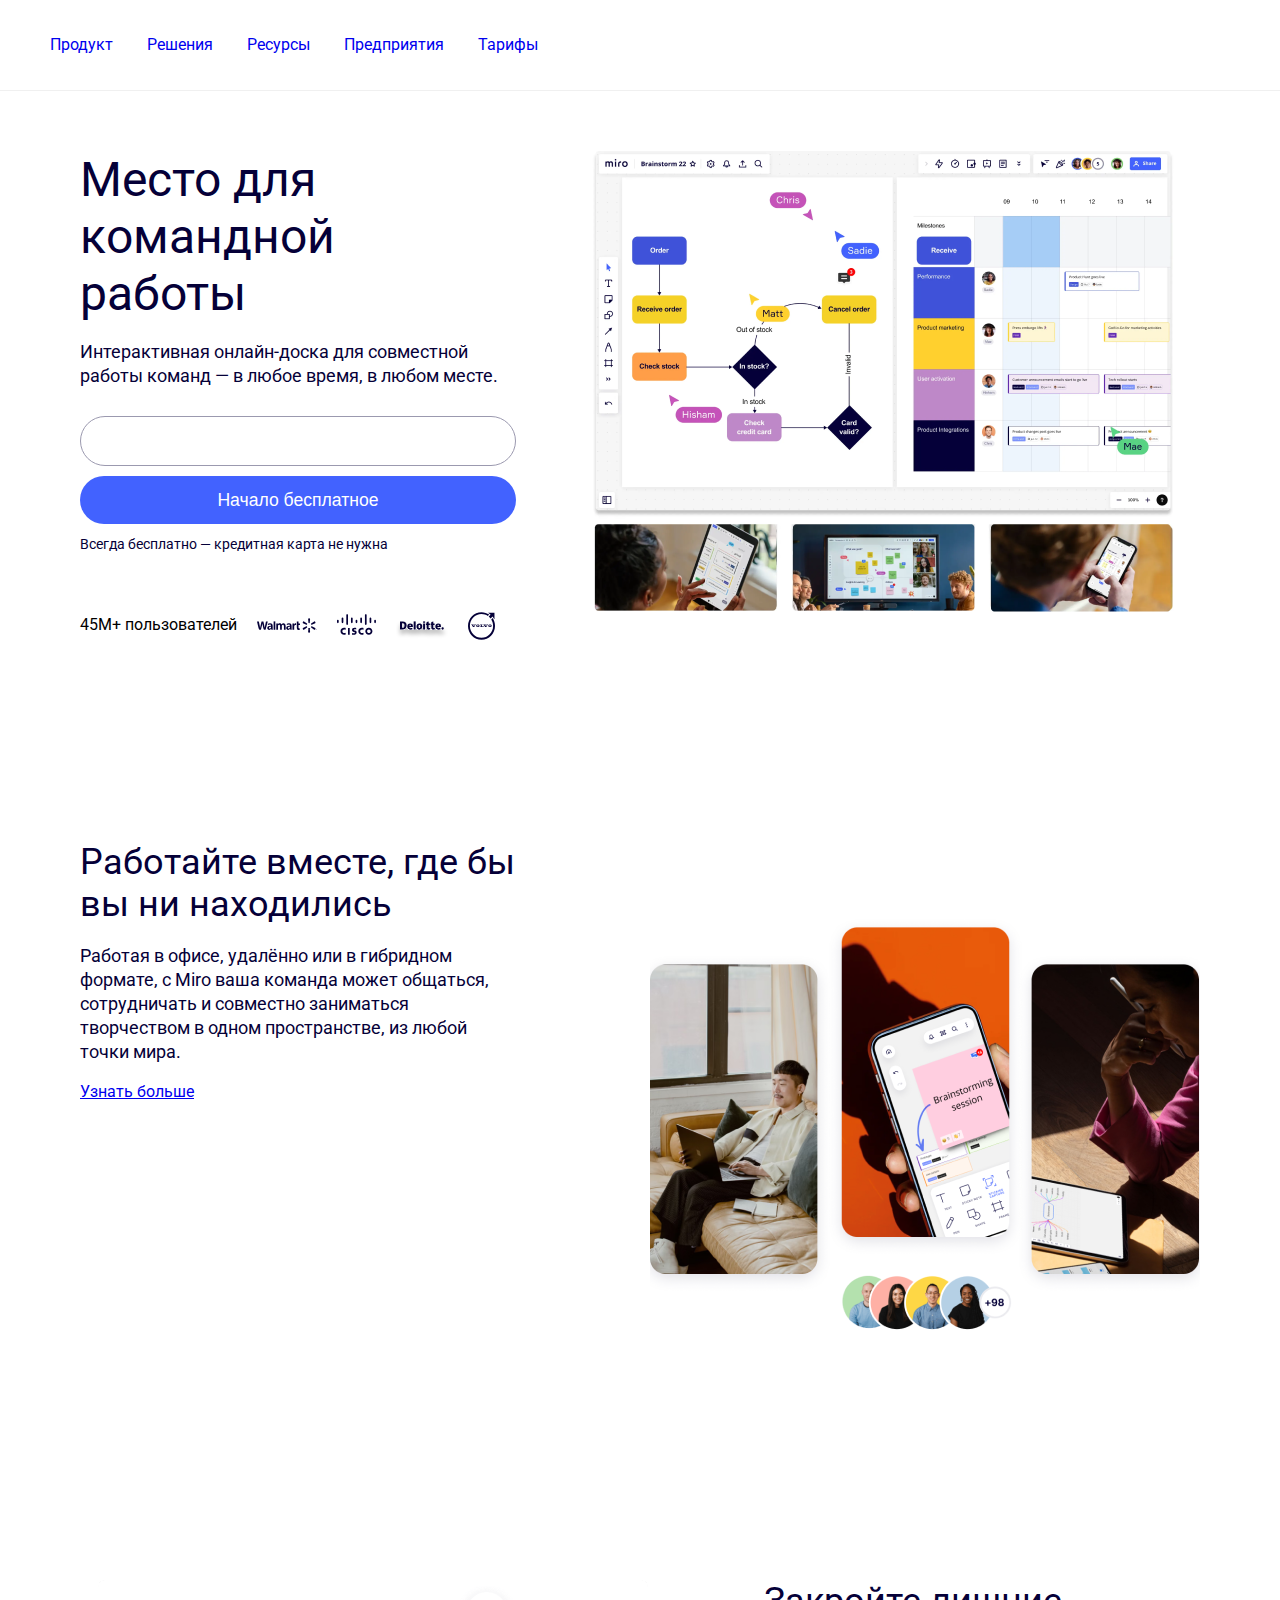
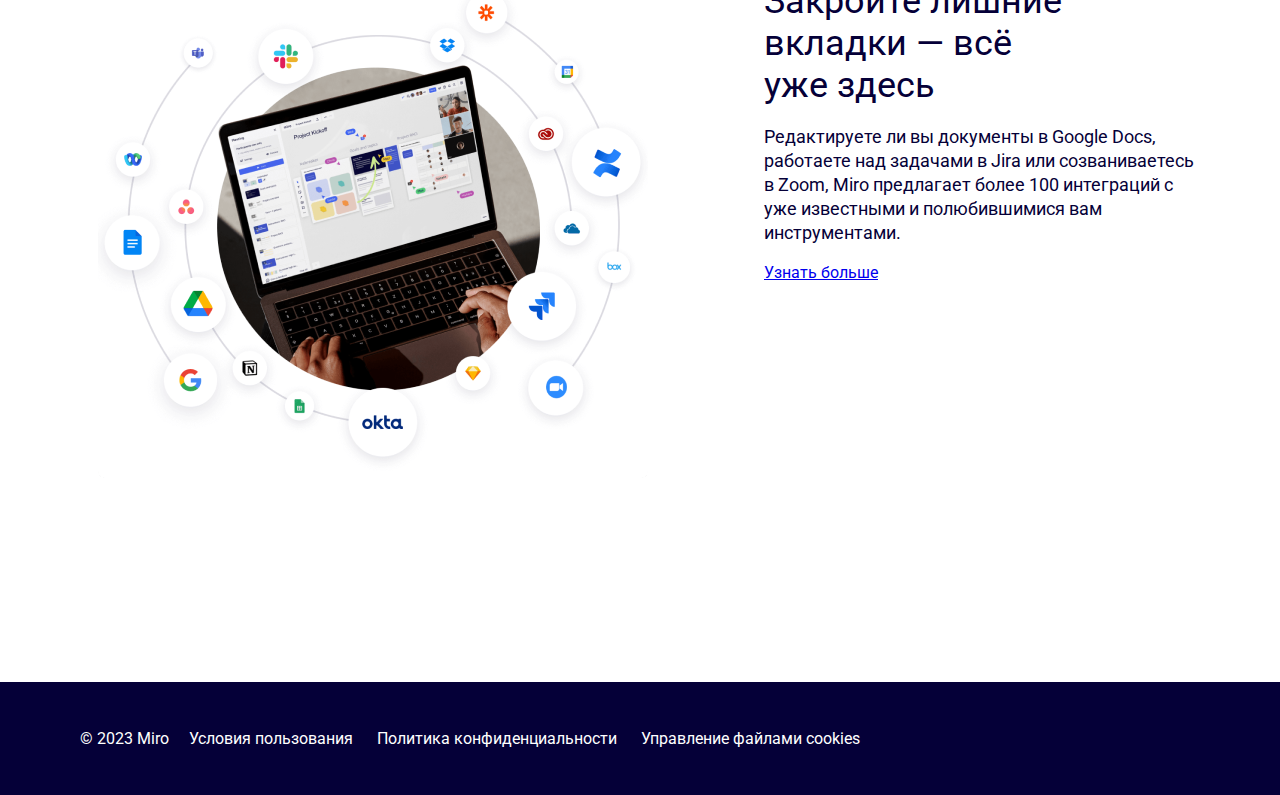
<file: 1-miro/demo.html>
<!DOCTYPE html>
<html lang="en">
<head>
  <meta charset="UTF-8">
  <meta name="viewport" content="width=device-width, initial-scale=1.0">
  <title>Document</title>
  <link href="https://fonts.googleapis.com/css2?family=Roboto:wght@400;500;700;900&display=swap" rel="stylesheet">
  <link rel="stylesheet" href="../1-miro/style/style.css">
</head>
<body>
  <header>
      <nav>
        <ul>
          <li><a href="#">Продукт</a></li>
          <li><a href="#">Решения</a></li>
          <li><a href="#">Ресурсы</a></li>
          <li><a href="#">Предприятия</a></li>
          <li><a href="#">Тарифы</a></li>
        </ul>
      </nav>
  </header>
  <main class="main">
    <section id="hero">
      <div>
        <h1>Место для<br> командной<br> работы</h1>
        <p class="heroText">Интерактивная онлайн-доска для совместной работы команд — в любое время, в любом месте.</p>
        <form action="/test" class="heroForm">
          <label for="text"></label>
          <input type="email" id="text" name="text">
          <button id="heroButton">Начало бесплатное</button>
        </form>
        <p class="parag">Всегда бесплатно — кредитная карта не нужна</p>
        <div class="heroLogos">
          <span class="text">45M+ пользователей</span>
          <img src="/1-miro/img/walmart.svg" alt="walmart">
          <img src="/1-miro/img/cisco.svg" alt="walmart">
          <img src="/1-miro/img/deloitte.svg" alt="walmart">
          <img src="/1-miro/img/volvo.svg" alt="walmart">
        </div>
      </div>
      <div>
        <img src="/1-miro/img/headerimage-without-text 1.png" alt="карта для руководителя">
      </div>
    </section>
    <section class="sectionTwo">
      <div>
        <h2>Работайте вместе, где бы вы ни находились</h2>
        <p class="sectionText">Работая в офисе, удалённо или в гибридном формате, с Miro ваша команда может общаться, сотрудничать и совместно заниматься творчеством в одном пространстве, из любой точки мира.</p>
        <a href="#" class="link">Узнать больше</a>
      </div>
      <div>
        <img src="/1-miro/img/IMAGE.png" alt="карта для руководителя">
      </div>
    </section>
    <section class="sectionThree">
      <div>
        <h2 class="header">Закройте лишние<br> вкладки — всё<br> уже здесь</h2>
        <p class="sectionText">Редактируете ли вы документы в Google Docs, работаете над задачами в Jira или созваниваетесь в Zoom, Miro предлагает более 100 интеграций с уже известными и полюбившимися вам инструментами.</p>
        <a href="#" class="link">Узнать больше</a>
      </div>
      <div>
        <img src="/1-miro/img/IMAGE1.png" alt="карта для руководителя">
      </div>
    </section>
  </main>

  <footer class="footer">
    <div class="container">
      <div class="miro">&#169; 2023 Miro</div>
      <div class="achor">
        <a href="#">Условия пользования</a>
        <a href="#">Политика конфиденциальности </a>
        <a href="#">Управление файлами cookies</a>
      </div>
    </div>
  </footer>
</body>
</html>
</file>
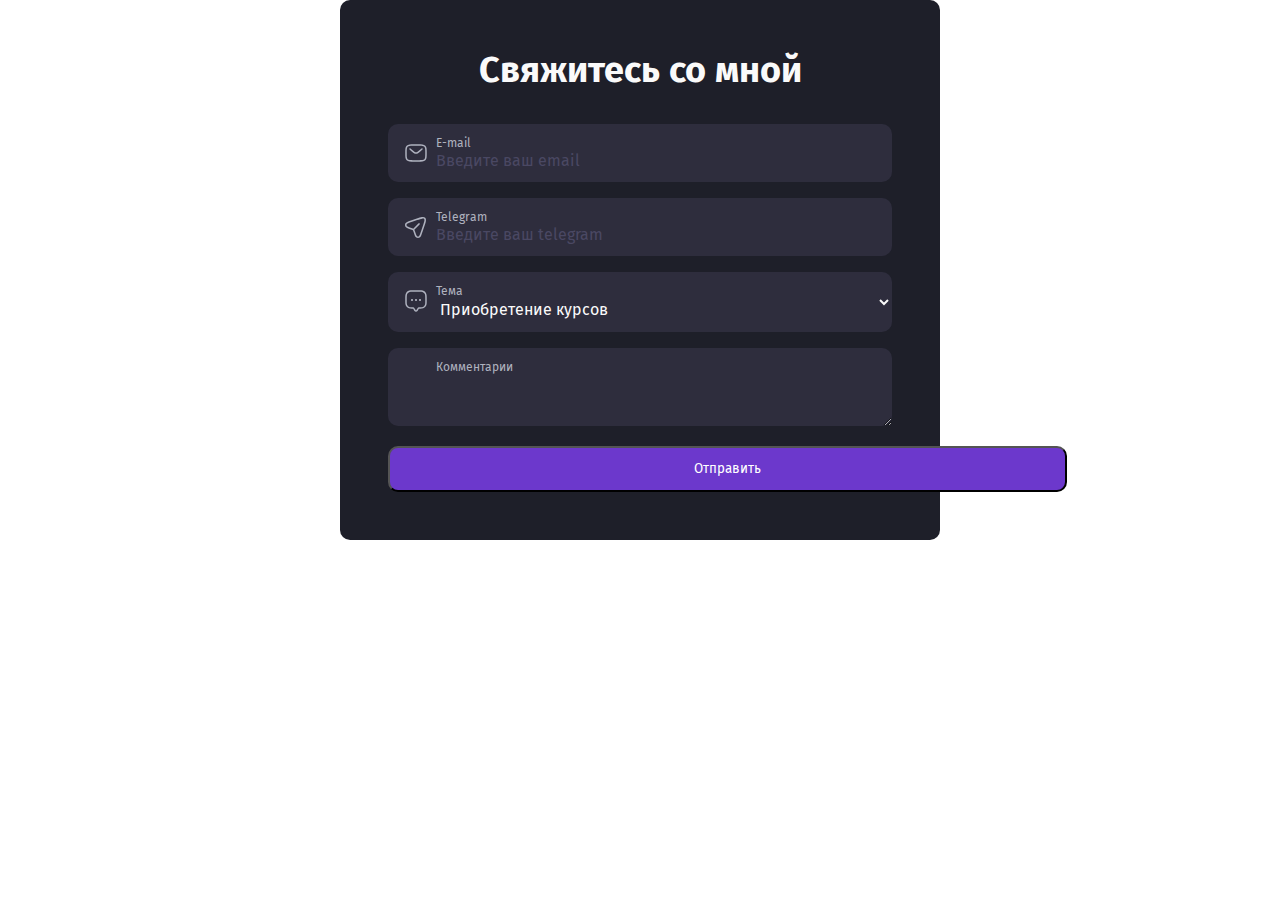
<file: 1-miro/form.html>
<!DOCTYPE html>
<html lang="en">
<head>
    <meta charset="UTF-8">
    <meta name="viewport" content="width=device-width, initial-scale=1.0">
    <title>Form</title>
    <link rel="preconnect" href="https://fonts.googleapis.com">
    <link rel="preconnect" href="https://fonts.gstatic.com" crossorigin>
    <link href="https://fonts.googleapis.com/css2?family=Fira+Sans:ital,wght@0,100;0,200;0,300;0,400;0,500;0,600;0,700;0,800;0,900;1,100;1,200;1,300;1,400;1,500;1,600;1,700;1,800;1,900&display=swap" rel="stylesheet">
    <link rel="stylesheet" href="style/form-style.css">
</head>
<body>
    <section class="form">
        <h1 class="form-title">Свяжитесь со мной</h1>
        <form action="/test" class="form-input">
            <div class="form-email field">
                <img src="icon/message.svg" alt="message">
                <label for="email">E-mail</label>
                <input type="email" id="email" name="email" placeholder="Введите ваш email">
            </div>
            <div class="form-telegram field">
                <img src="/1-miro/icon/telegram.svg" alt="telegram">
                <label for="telegram">Telegram</label>
                <input type="email" id="telegram" name="telegram" placeholder="Введите ваш telegram">
            </div>
            <div class="form-theme field">
                <img src="icon/topic.svg" alt="topic">
                <label for="theme">Тема</label>
                <select name="theme" id="theme" placeholder="Введите ваш текст">
                    <option value="theme">Приобретение курсов</option>
                </select>
            </div>
            <div class="form-text field">
                <label for="textes">Комментарии</label>
                <textarea name="textarea" id="textes">
                </textarea>
            </div>
            <button class="form-button">Отправить</button>
        </form>
    </section>
</body>
</html>
</file>
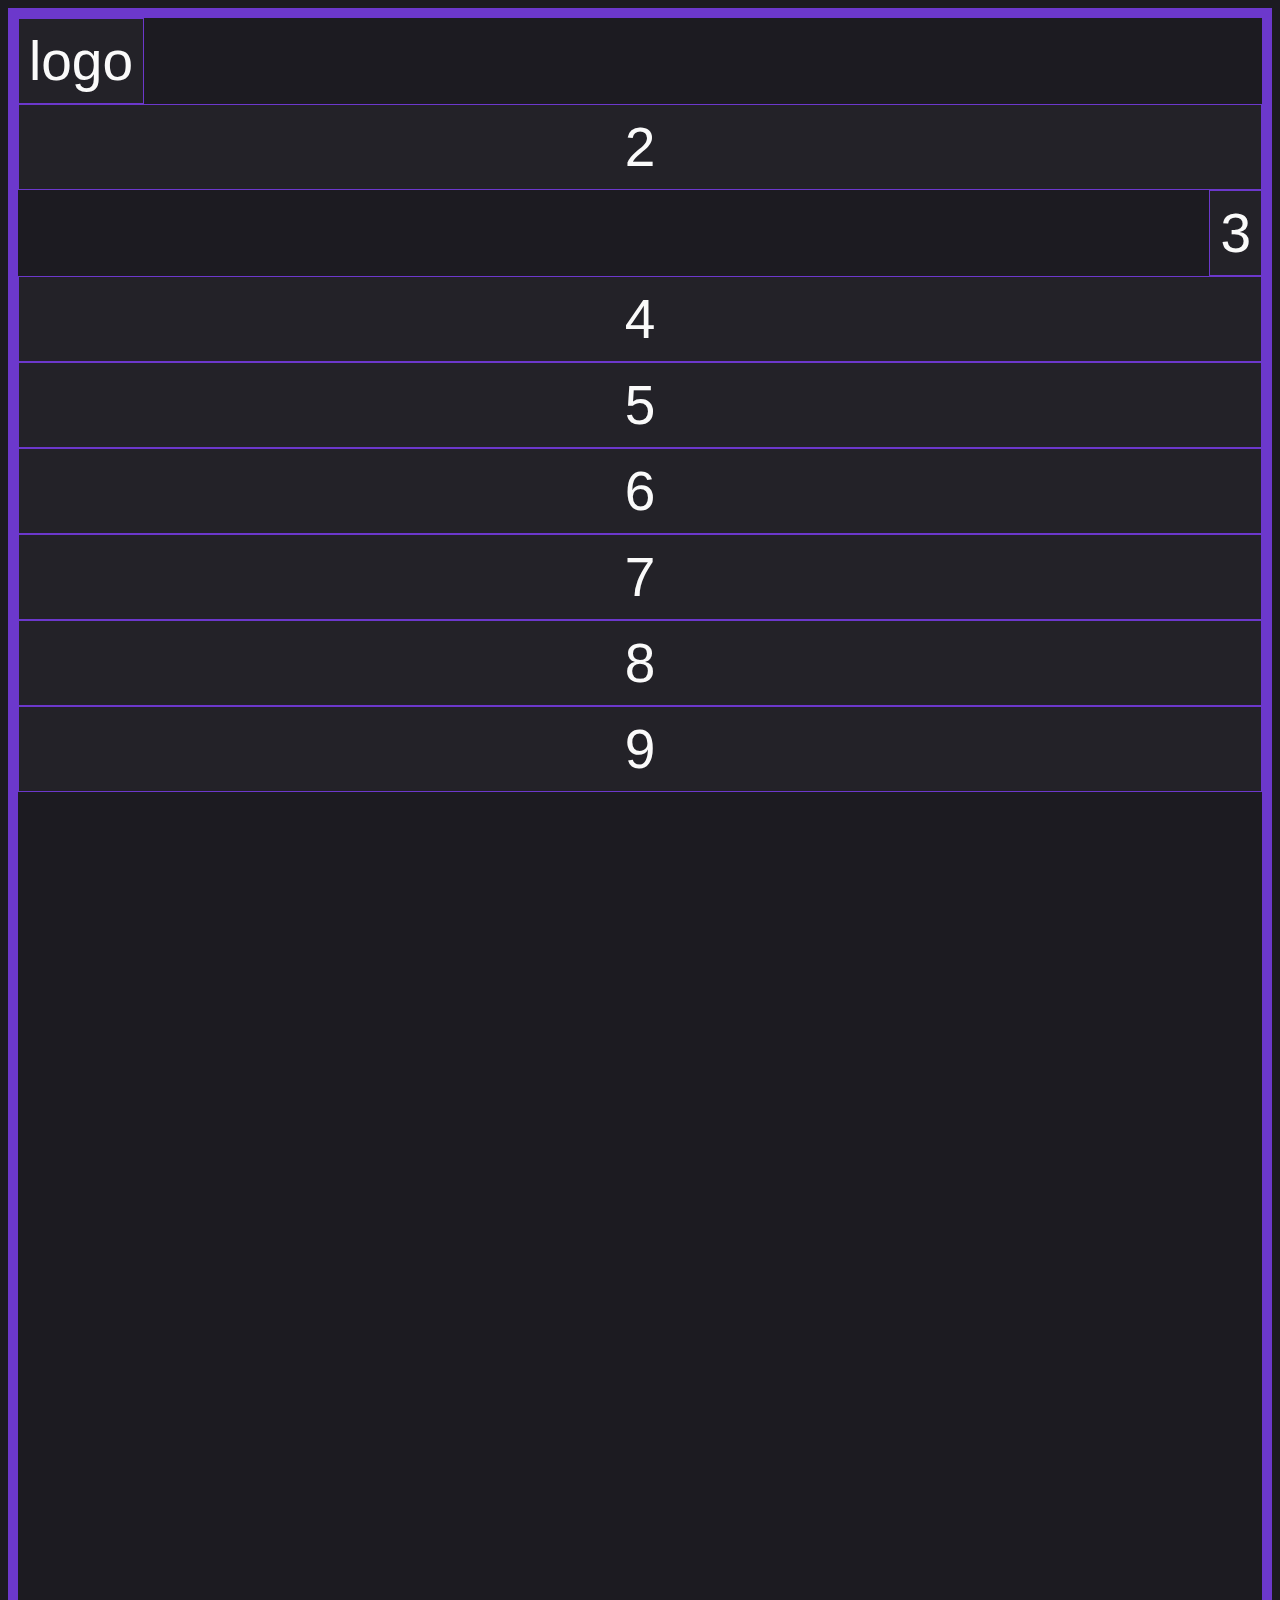
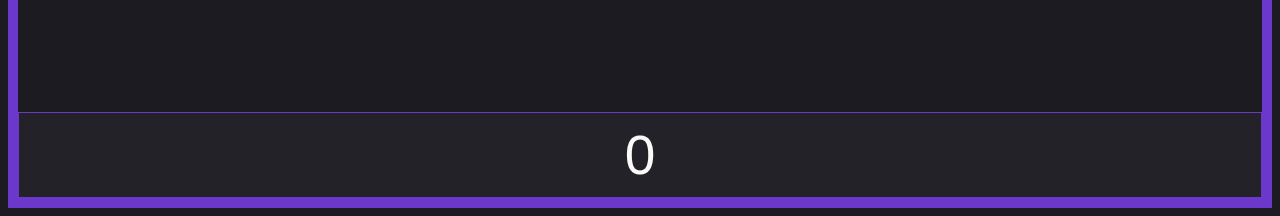
<file: 1-miro/index2.html>
<!DOCTYPE html>
<html lang="en">
<head>
    <meta charset="UTF-8">
    <meta name="viewport" content="width=device-width, initial-scale=1.0">
    <title>Document</title>
    <link rel="stylesheet" href="style/flexbox.css">
</head>
<body>

    <div class="container">
        <div class="item item1">logo</div>
        <div class="item item2">2</div>
        <div class="item item3">3</div>
        <div class="item item4">4</div>
        <div class="item item5">5</div>
        <div class="item item6">6</div>
        <div class="item item7">7</div>
        <div class="item item8">8</div>
        <div class="item item9">9</div>
        <div class="item item0">0</div>
    </div>
    
</body>
</html>
</file>
<file: 1-miro/style/style.css>
*::selection {
  background-color: #f0fac3;
}

body {
  font-family: "Roboto", sans-serif;
  margin: 0;
  font-size: 16px;
}



p {
  line-height: 24px;
  font-weight: 400;
  font-size: 1.1rem;
}

.link:hover {
  color: #e02f2f;
}

.parag {
  font-size: 14px;
  color: pink;
}

.heroText {
 color: #050038;
 font-size: 18px;
 max-width: 436px;
}

#heroButton {
  background-color: #4262FF;
  transition: background-color 1s 1s, border-radius 2s 1s;
  color: #FFFFFF;
  font-size: 1.1rem;
}


#heroButton:hover {
  background-color: #1500ff;
  border-radius: 50%;

}

#heroButton:active {
  background-color: #010102;

}

.heroFont input:focus {
  background-color: aliceblue;
}

.main {
  margin: 60px 40px 120px 40px;
}

h1 {
  margin: 0 0 17px 0;
  text-align: start;
  font-size: 4vmin;
  color: red;
}

h2 {
  margin: 0 0 19px 0;
}

h1, h2 {
  font-weight: 400;
  font-size: 4vmin;
  color: #050038;
}

.sectionText {
  color: #050038;
  font-size: 1.1rem;
  max-width: calc(436px);
}

  
header {
  border-bottom: 1px solid #F0F0F0;
  margin-bottom: 60px;
}

header  a {
  font-size: 16px;
  font-weight: 400;
  line-height: 24px;
  text-decoration: none;
}


.heroForm + p {
  font-weight: 400;
  line-height: 24px;
  color: #050038;
  margin: 8px 0 52px 0;
}

#heroButton {
  background-color: #4262FF;
  color: #FFFFFF;
}

#heroButton:hover {
  background-color: #122db6;
}

#heroButton:active {
  background-color: #071766;
}

#heroImage {
  float: left;
}

.heroForm input {
  height: 38px;
  border-radius: 32px;
  border: 1px solid #9B99AF;
  padding: 5px 10px;
}

.heroForm button {
  height: 48px;
  border-radius: 32px;
  border: 0;
  padding: 10px 20px;
}

nav {
  padding: 33px 50px;
  margin-bottom: 60px;
  max-width: 1200px;
  margin: 0 auto;
}

nav ul {
  list-style: none;
  padding: 0;
  margin: 0;
  display: flex;
  gap: 34px;
}

.sectionList { 
  list-style: none;
  /* list-style: url('../img/frame.svg'); */
}

.sectionList li::marker {
  content: url('../img/frame.svg');
}

footer {
  background: #050038;
  padding: 47px 40px;

}

footer a {
  color: white;
  text-decoration: none;
}


.cl1 {
  background: red;
  display: inline-block;
  padding: 20px;
  margin: 20px;
  width: 100px;
  height: 100px;
}

.cl2 {
  background: blue;
  display: inline-block;
  padding: 20px;
  margin: 20px;
  width: 100px;
  height: 100px;
}

.cl3 {
  background: green;
  display: inline-block;
  padding: 20px;
  margin: 20px;
  width: 100px;
  height: 100px;
}


.static .cl2 {
  position: static;
}

.relative .cl2 {
  position: relative;
  top: 50px;
  left: -50px;
}

.absolute {
  position: relative; 
}

.absolute .cl2 {
  position: absolute;
  top: 50px;
  left: 50px;
}

.fixed .cl2{
  /* position: fixed; */
  top: 50px;
  left: 50px;
}

.sticky {
  height: 600px;
}

.sticky .cl2 {
  position: sticky;
  top: 50px;
  left: 50px;
}

#hero {
  display: flex;
  gap: 65px;
}

section {
  max-width: 1200px;
  margin: 0 auto;
  padding: 0 40px;
  margin-bottom: 200px;
}
.heroLogos {
  display: flex;
  align-items: center;
  gap: 20px;
}
h1 {
  font-size: 3em;
}

.heroForm {
  display: flex;
  flex-direction: column;
  gap: 10px;
}

.sectionTwo {
  display: flex;
  flex-direction: row;
  gap: 116px;
}

.sectionThree {
  display: flex;
  flex-direction: row-reverse;
  gap: 116px;
}


.miro {
 color: white;
}

.achor a {
  margin-right: 20px;
}

.achor a:nth-child(3) {
  margin-right: 0;
}

.footer > .container {
  max-width: 1200px;
  margin: 0 auto;
  padding: 0 40px 0;
  display: flex;
  gap: 20px;
}
</file>
<file: 1-miro/style/form-style.css>
* {
    color: white;
    font-family: "Fira Sans", sans-serif;
    margin: 0;
    padding: 0;
    box-sizing: border-box;
}

.form {
    background-color: #1E1F29;
    border-radius: 10px;
    padding: 48px;
    max-width: 600px;
    min-width: 360px;
    margin: 0 auto;
}

.form-title {
    color: #FAFAFA;
    font-size: 36px;
    font-weight: 700;
    text-align: center;
    margin: 0 0 32px 0;
}

.form-button {
    width: 679px;
    height: 46px;
    border-radius: 10px;
    color: white;
    background-color: #6C38CC;
}



input, textarea, select {
    background: #2E2D3D;
    color: #FAFAFA;
    font-weight: 400;
    font-size: 16px;
    line-height: 120%;
    padding: 27px 48px 12px;
    border-radius: 10px;
    border: none;
    width: 100%;
}

input::placeholder,
textarea::placeholder,
select::placeholder 
{
    color: #4a4863;
    font-size: 16px;
}

label {
    position: absolute;
    top: 12px;
    left: 48px;
    font-weight: 400;
    font-size: 12px;
    line-height: 120%;
    color: #AFB2BF;
}

.field {
    margin-bottom: 16px;
    position: relative;
}

.field img {
    position: absolute;
    top: 17px;
    left: 16px;
}
</file>
<file: 1-miro/style/flexbox.css>
* {
    box-sizing: border-box;
}

body {
    background: #1c1b21;
    color: #FAFAFA;
    font-size: 55px;
    font-family: sans-serif;
}

.container {
    border: 10px solid #6c38cc;
    display: flex;
    flex-wrap: wrap;
    flex-direction: column;
    height: 200vh;
}

.item {
    background: #232228;
    border: 1px solid #6c38cc;
    text-align: center;
    padding: 10px;
    /* flex: 1 1 calc(100% / 4 - 20px * 3 / 4); */
}

.item1 {
    margin-right: auto;
}

.item3 {
    margin-left: auto;
}

.item0 {
    margin-top: auto;
}
</file>
